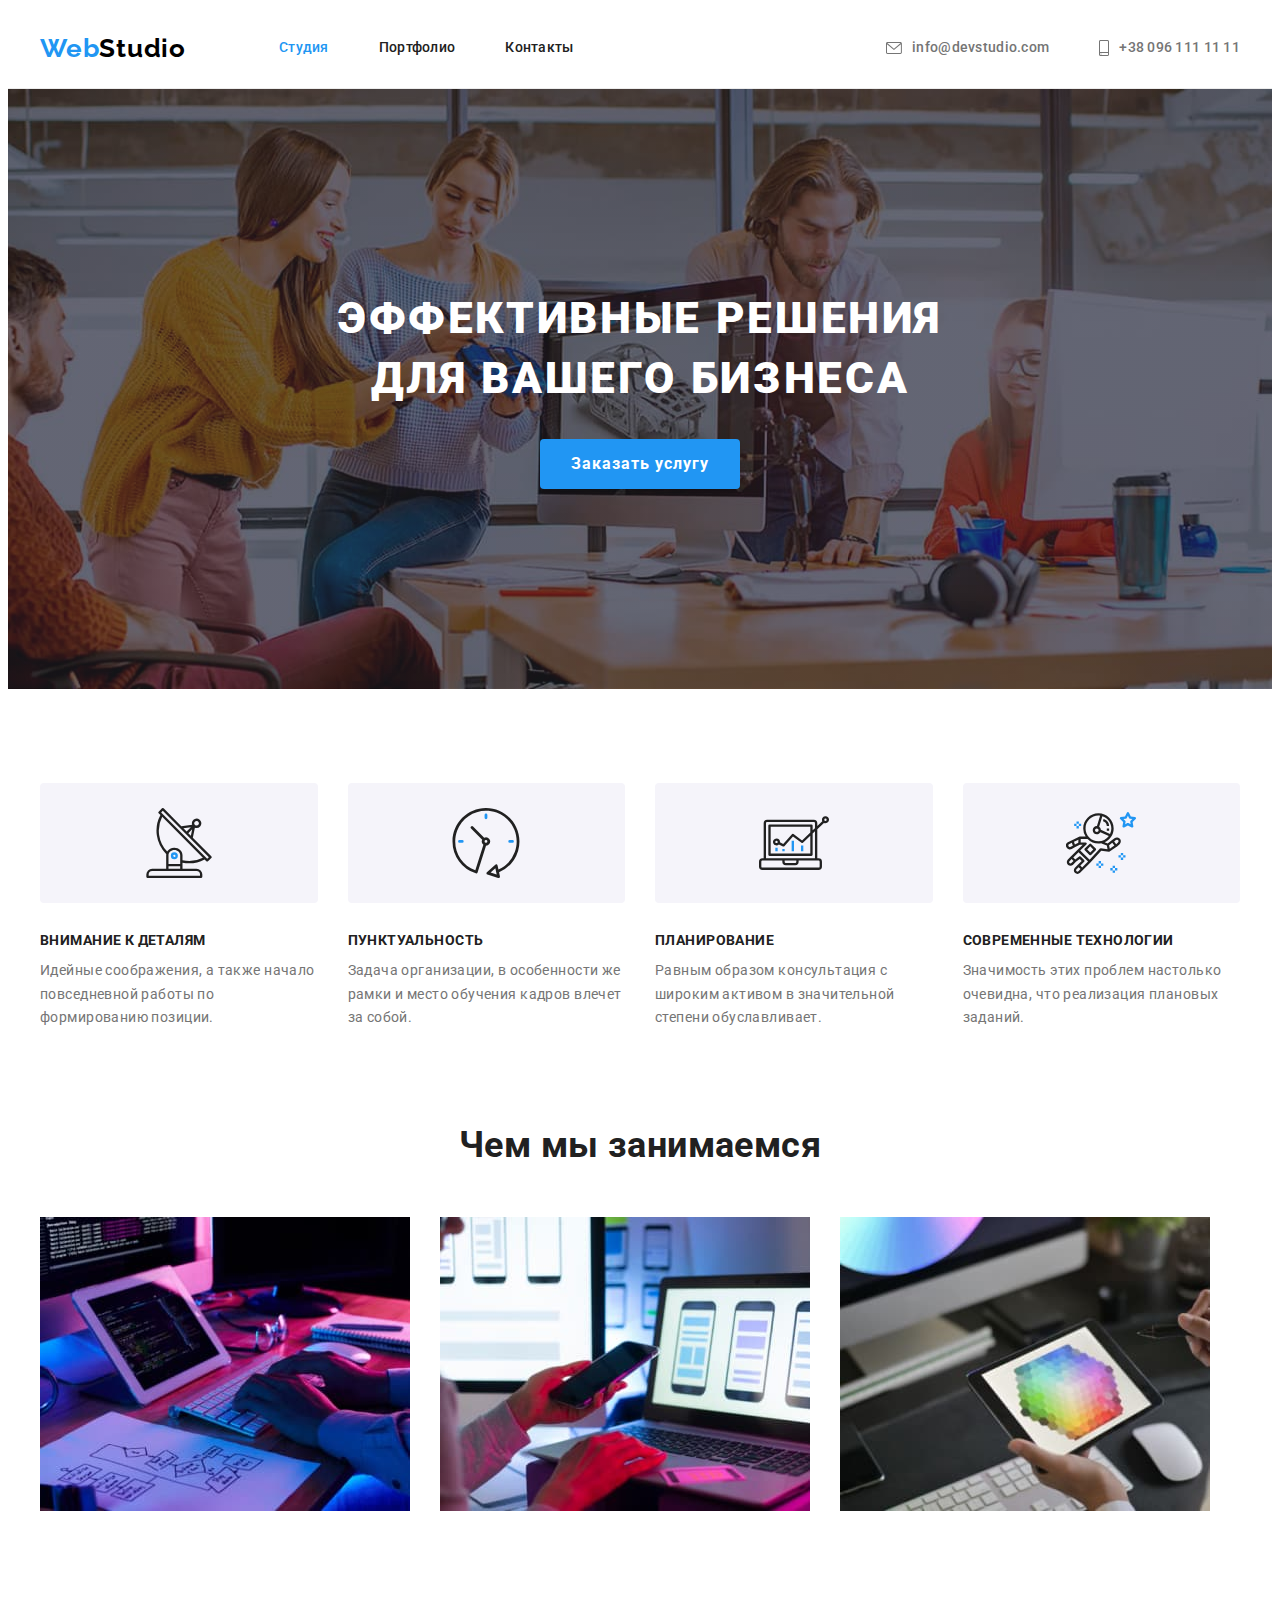
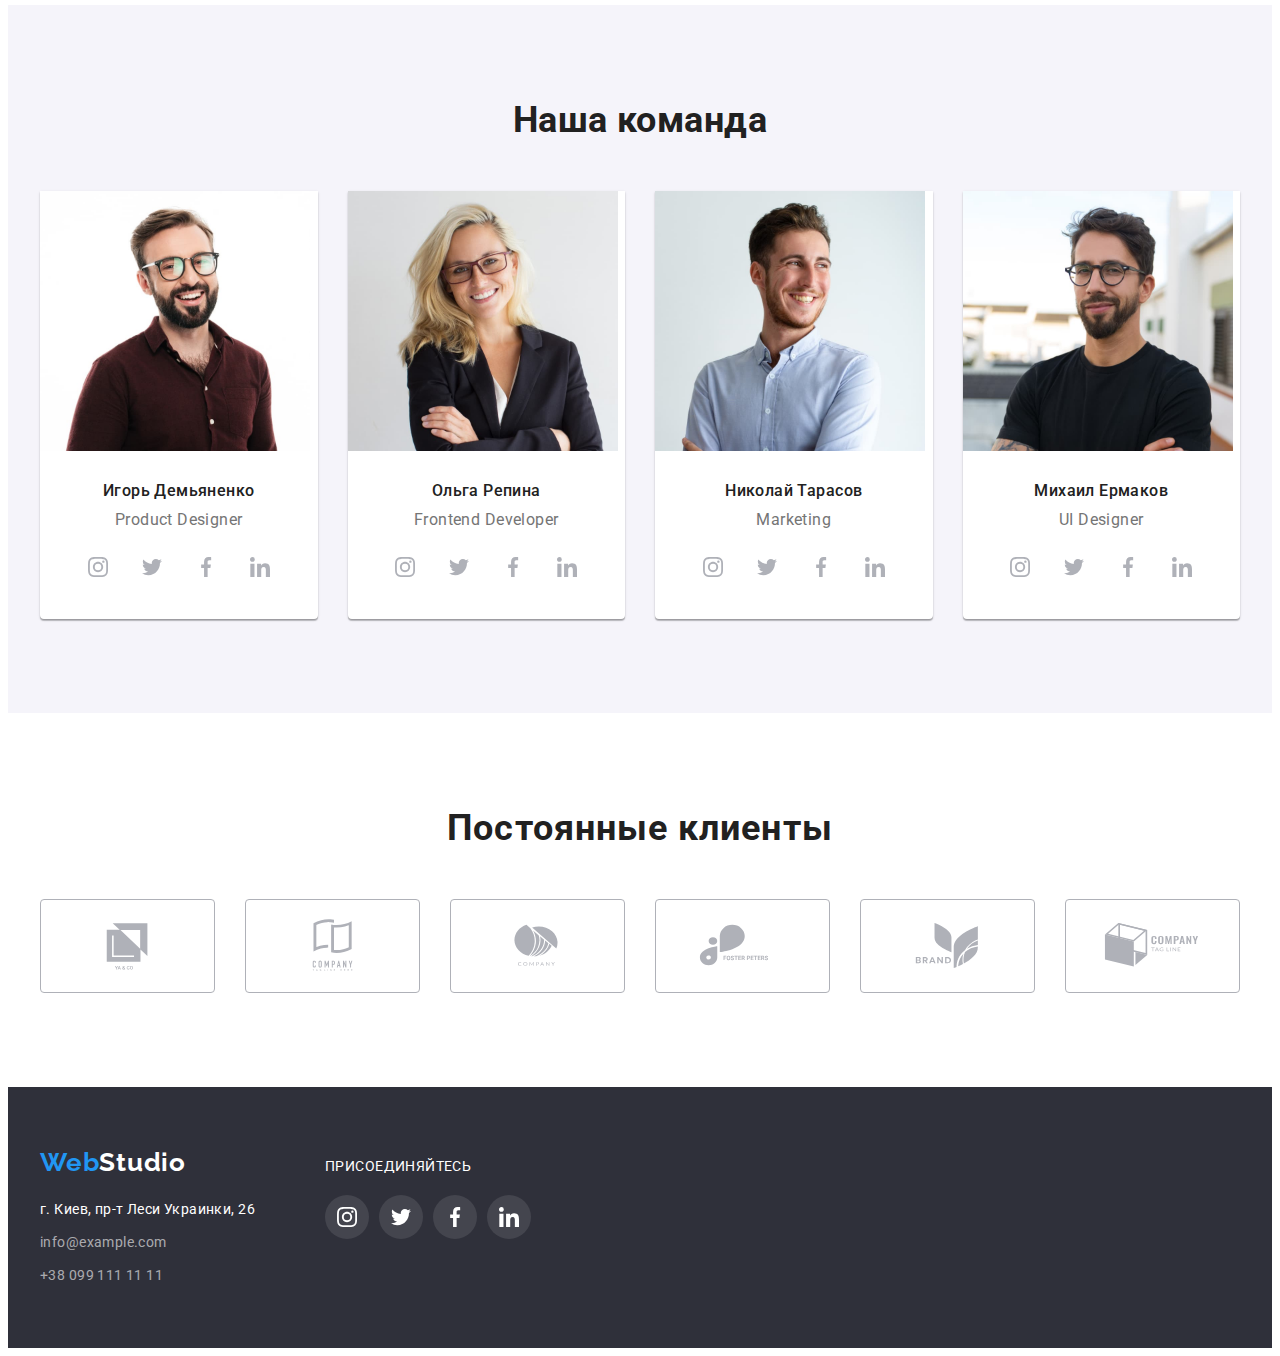
<file: index.html>
<!DOCTYPE html>
<html lang="ru">
  <head>
    <meta charset="UTF-8" />
    <meta http-equiv="X-UA-Compatible" content="IE=edge" />
    <meta name="viewport" content="width=device-width, initial-scale=1.0" />
    <link rel="preconnect" href="https://fonts.googleapis.com" />
    <link rel="preconnect" href="https://fonts.gstatic.com" crossorigin />
    <link
      href="https://fonts.googleapis.com/css2?family=Raleway:wght@700&family=Roboto:wght@400;500;700;900&display=swap"
      rel="stylesheet"
    />
    <title>Студия</title>
    <link
      rel="stylesheet"
      href="https://cdnjs.cloudflare.com/ajax/libs/modern-normalize/1.1.0/modern-normalize.min.css"
      integrity="sha512-wpPYUAdjBVSE4KJnH1VR1HeZfpl1ub8YT/NKx4PuQ5NmX2tKuGu6U/JRp5y+Y8XG2tV+wKQpNHVUX03MfMFn9Q=="
      crossorigin="anonymous"
      referrerpolicy="no-referrer"
    />
    <link rel="stylesheet" href="./css/styles.css" />
  </head>
  <body>
    <!-- Шапка сайта -->
    <header class="header">
      <div class="container">
        <a class="header-logo link" lang="en" href="./index.html"
          >Web<span class="logo-top">Studio</span></a
        >
        <nav class="header-nav">
          <ul class="header-list list">
            <li class="header-item">
              <a class="header-link link current" href="./index.html">Студия</a>
            </li>
            <li class="header-item">
              <a class="header-link link" href="./portfolio.html">Портфолио</a>
            </li>
            <li class="header-item">
              <a class="header-link link" href="./contacts.html">Контакты</a>
            </li>
          </ul>
        </nav>
        <ul class="header-contacts list">
          <li class="header-item">
            <a class="header-link link" href="mailto:info@devstudio.com"
              ><svg class="header-link-icon" width="16" height="12">
                <use href="./images/icons.svg#icon-envelope"></use></svg
              >info@devstudio.com</a
            >
          </li>
          <li class="header-item">
            <a class="header-link link" href="tel:+380961111111"
              ><svg class="header-link-icon" width="10" height="16">
                <use href="./images/icons.svg#icon-smartphone"></use></svg
              >+38 096 111 11 11</a
            >
          </li>
        </ul>
      </div>
    </header>
    <!-- Уникальный контент страницы -->
    <main>
      <!-- Герой -->
      <section class="hero">
        <div class="container">
          <h1 class="hero-title">Эффективные решения для вашего бизнеса</h1>
          <button class="hero-button btn" type="button">Заказать услугу</button>
        </div>
      </section>
      <!-- Преимущества компании -->
      <section class="advantages section">
        <div class="container">
          <h2 class="visually-hidden">Наши преимущества</h2>
          <ul class="advantages-list list">
            <li class="advantages-item">
              <div class="advantages-item-top">
                <svg class="advantages-item-top-icon" width="70" height="70">
                  <use href="./images/icons.svg#icon-antenna"></use>
                </svg>
              </div>
              <h3 class="advantages-item-title">Внимание к деталям</h3>
              <p class="advantages-item-text">
                Идейные соображения, а также начало повседневной работы по формированию позиции.
              </p>
            </li>
            <li class="advantages-item">
              <div class="advantages-item-top">
                <svg class="advantages-item-top-icon" width="70" height="70">
                  <use href="./images/icons.svg#icon-clock"></use>
                </svg>
              </div>
              <h3 class="advantages-item-title">Пунктуальность</h3>
              <p class="advantages-item-text">
                Задача организации, в особенности же рамки и место обучения кадров влечет за собой.
              </p>
            </li>
            <li class="advantages-item">
              <div class="advantages-item-top">
                <svg class="advantages-item-top-icon" width="70" height="70">
                  <use href="./images/icons.svg#icon-diagram"></use>
                </svg>
              </div>
              <h3 class="advantages-item-title">Планирование</h3>
              <p class="advantages-item-text">
                Равным образом консультация с широким активом в значительной степени обуславливает.
              </p>
            </li>
            <li class="advantages-item">
              <div class="advantages-item-top">
                <svg class="advantages-item-top-icon" width="70" height="70">
                  <use href="./images/icons.svg#icon-astronaut"></use>
                </svg>
              </div>
              <h3 class="advantages-item-title">Современные технологии</h3>
              <p class="advantages-item-text">
                Значимость этих проблем настолько очевидна, что реализация плановых заданий.
              </p>
            </li>
          </ul>
        </div>
      </section>
      <!-- Услуги компании -->
      <section class="activity section">
        <div class="container">
          <h2 class="activity-title">Чем мы занимаемся</h2>
          <ul class="activity-list list">
            <li class="activity-item">
              <img
                class="activity-item-image img"
                src="./images/image-1.jpg"
                alt="Написание сайтов"
                width="370"
                height="294"
              />
            </li>
            <li class="activity-item">
              <img
                class="activity-item-image img"
                src="./images/image-2.jpg"
                alt="Создание веб-приложений"
                width="370"
                height="294"
              />
            </li>
            <li class="activity-item">
              <img
                class="activity-item-image img"
                src="./images/image-3.jpg"
                alt="Дизайн"
                width="370"
                height="294"
              />
            </li>
          </ul>
        </div>
      </section>
      <!-- Сотрудники компании -->
      <section class="command section">
        <div class="container">
          <h2 class="command-title">Наша команда</h2>
          <ul class="command-list list">
            <li class="command-item">
              <img
                class="command-item-image img"
                src="./images/image-4.jpg"
                alt="Игорь Демьяненко"
                width="270"
                height="260"
              />
              <div class="command-card-content">
                <h3 class="command-item-title">Игорь Демьяненко</h3>
                <p class="command-item-text" lang="en">Product Designer</p>
                <ul class="command-social-list list">
                  <li class="command-social-item">
                    <a class="command-social-link link" href="">
                      <svg class="command-social-link-icon" width="20" height="20">
                        <use href="./images/icons.svg#icon-instagram"></use>
                      </svg>
                    </a>
                  </li>
                  <li class="command-social-item">
                    <a class="command-social-link link" href="">
                      <svg class="command-social-link-icon" width="20" height="20">
                        <use href="./images/icons.svg#icon-twitter"></use>
                      </svg>
                    </a>
                  </li>
                  <li class="command-social-item">
                    <a class="command-social-link link" href="">
                      <svg class="command-social-link-icon" width="20" height="20">
                        <use href="./images/icons.svg#icon-facebook"></use>
                      </svg>
                    </a>
                  </li>
                  <li class="command-social-item">
                    <a class="command-social-link link" href="">
                      <svg class="command-social-link-icon" width="20" height="20">
                        <use href="./images/icons.svg#icon-linkedin"></use>
                      </svg>
                    </a>
                  </li>
                </ul>
              </div>
            </li>
            <li class="command-item">
              <img
                class="command-item-image img"
                lang="en"
                src="./images/image-5.jpg"
                alt="Frontend Developer"
                width="270"
                height="260"
              />
              <div class="command-card-content">
                <h3 class="command-item-title">Ольга Репина</h3>
                <p class="command-item-text" lang="en">Frontend Developer</p>
                <ul class="command-social-list list">
                  <li class="command-social-item">
                    <a class="command-social-link link" href="">
                      <svg class="command-social-link-icon" width="20" height="20">
                        <use href="./images/icons.svg#icon-instagram"></use>
                      </svg>
                    </a>
                  </li>
                  <li class="command-social-item">
                    <a class="command-social-link link" href="">
                      <svg class="command-social-link-icon" width="20" height="20">
                        <use href="./images/icons.svg#icon-twitter"></use>
                      </svg>
                    </a>
                  </li>
                  <li class="command-social-item">
                    <a class="command-social-link link" href="">
                      <svg class="command-social-link-icon" width="20" height="20">
                        <use href="./images/icons.svg#icon-facebook"></use>
                      </svg>
                    </a>
                  </li>
                  <li class="command-social-item">
                    <a class="command-social-link link" href="">
                      <svg class="command-social-link-icon" width="20" height="20">
                        <use href="./images/icons.svg#icon-linkedin"></use>
                      </svg>
                    </a>
                  </li>
                </ul>
              </div>
            </li>
            <li class="command-item">
              <img
                class="command-item-image img"
                lang="en"
                src="./images/image-6.jpg"
                alt="Marketing"
                width="270"
                height="260"
              />
              <div class="command-card-content">
                <h3 class="command-item-title">Николай Тарасов</h3>
                <p class="command-item-text" lang="en">Marketing</p>
                <ul class="command-social-list list">
                  <li class="command-social-item">
                    <a class="command-social-link link" href="">
                      <svg class="command-social-link-icon" width="20" height="20">
                        <use href="./images/icons.svg#icon-instagram"></use>
                      </svg>
                    </a>
                  </li>
                  <li class="command-social-item">
                    <a class="command-social-link link" href="">
                      <svg class="command-social-link-icon" width="20" height="20">
                        <use href="./images/icons.svg#icon-twitter"></use>
                      </svg>
                    </a>
                  </li>
                  <li class="command-social-item">
                    <a class="command-social-link link" href="">
                      <svg class="command-social-link-icon" width="20" height="20">
                        <use href="./images/icons.svg#icon-facebook"></use>
                      </svg>
                    </a>
                  </li>
                  <li class="command-social-item">
                    <a class="command-social-link link" href="">
                      <svg class="command-social-link-icon" width="20" height="20">
                        <use href="./images/icons.svg#icon-linkedin"></use>
                      </svg>
                    </a>
                  </li>
                </ul>
              </div>
            </li>
            <li class="command-item">
              <img
                class="command-item-image img"
                lang="en"
                src="./images/image-7.jpg"
                alt="UI Designer"
                width="270"
                height="260"
              />
              <div class="command-card-content">
                <h3 class="command-item-title">Михаил Ермаков</h3>
                <p class="command-item-text" lang="en">UI Designer</p>
                <ul class="command-social-list list">
                  <li class="command-social-item">
                    <a class="command-social-link link" href="">
                      <svg class="command-social-link-icon" width="20" height="20">
                        <use href="./images/icons.svg#icon-instagram"></use>
                      </svg>
                    </a>
                  </li>
                  <li class="command-social-item">
                    <a class="command-social-link link" href="">
                      <svg class="command-social-link-icon" width="20" height="20">
                        <use href="./images/icons.svg#icon-twitter"></use>
                      </svg>
                    </a>
                  </li>
                  <li class="command-social-item">
                    <a class="command-social-link link" href="">
                      <svg class="command-social-link-icon" width="20" height="20">
                        <use href="./images/icons.svg#icon-facebook"></use>
                      </svg>
                    </a>
                  </li>
                  <li class="command-social-item">
                    <a class="command-social-link link" href="">
                      <svg class="command-social-link-icon" width="20" height="20">
                        <use href="./images/icons.svg#icon-linkedin"></use>
                      </svg>
                    </a>
                  </li>
                </ul>
              </div>
            </li>
          </ul>
        </div>
      </section>
      <section class="clients section">
        <div class="container">
          <h2 class="clients-title">Постоянные клиенты</h2>
          <ul class="clients-list list">
            <li class="clients-item">
              <a class="clients-link link" href="">
                <svg class="clients-link-icon" width="106" height="60">
                  <use href="./images/icons.svg#icon-logo-1"></use></svg
              ></a>
            </li>
            <li class="clients-item">
              <a class="clients-link link" href=""
                ><svg class="clients-link-icon" width="106" height="60">
                  <use href="./images/icons.svg#icon-logo-2"></use></svg
              ></a>
            </li>
            <li class="clients-item">
              <a class="clients-link link" href=""
                ><svg class="clients-link-icon" width="106" height="60">
                  <use href="./images/icons.svg#icon-logo-3"></use></svg
              ></a>
            </li>
            <li class="clients-item">
              <a class="clients-link link" href=""
                ><svg class="clients-link-icon" width="106" height="60">
                  <use href="./images/icons.svg#icon-logo-4"></use></svg
              ></a>
            </li>
            <li class="clients-item">
              <a class="clients-link link" href=""
                ><svg class="clients-link-icon" width="106" height="60">
                  <use href="./images/icons.svg#icon-logo-5"></use></svg
              ></a>
            </li>
            <li class="clients-item">
              <a class="clients-link link" href=""
                ><svg class="clients-link-icon" width="106" height="60">
                  <use href="./images/icons.svg#icon-logo-6"></use></svg
              ></a>
            </li>
          </ul>
        </div>
      </section>
    </main>
    <!-- Футер -->
    <footer class="footer">
      <div class="container">
        <div class="footer-contacts">
          <a class="footer-contacts-logo link" lang="en" href="./index.html"
            >Web<span class="logo-bottom">Studio</span></a
          >
          <address class="footer-contacts-address">
            <p class="footer-contacts-text">г. Киев, пр-т Леси Украинки, 26</p>
            <ul class="footer-contacts-list list">
              <li class="footer-contacts-item">
                <a class="footer-contacts-link link" href="mailto:info@example.com"
                  >info@example.com</a
                >
              </li>
              <li class="footer-contacts-item">
                <a class="footer-contacts-link link" href="tel:+380991111111">+38 099 111 11 11</a>
              </li>
            </ul>
          </address>
        </div>
        <div class="footer-social">
          <p class="footer-social-appeal">Присоединяйтесь</p>
          <ul class="footer-social-list list">
            <li class="footer-social-item">
              <a class="footer-social-link link" href="">
                <svg class="footer-social-link-icon" width="20" height="20">
                  <use href="./images/icons.svg#icon-instagram"></use>
                </svg>
              </a>
            </li>
            <li class="footer-social-item">
              <a class="footer-social-link link" href="">
                <svg class="footer-social-link-icon" width="20" height="20">
                  <use href="./images/icons.svg#icon-twitter"></use>
                </svg>
              </a>
            </li>
            <li class="footer-social-item">
              <a class="footer-social-link link" href="">
                <svg class="footer-social-link-icon" width="20" height="20">
                  <use href="./images/icons.svg#icon-facebook"></use>
                </svg>
              </a>
            </li>
            <li class="footer-soc-item">
              <a class="footer-social-link link" href="">
                <svg class="footer-social-link-icon" width="20" height="20">
                  <use href="./images/icons.svg#icon-linkedin"></use>
                </svg>
              </a>
            </li>
          </ul>
        </div>
      </div>
    </footer>
  </body>
</html>
</file>
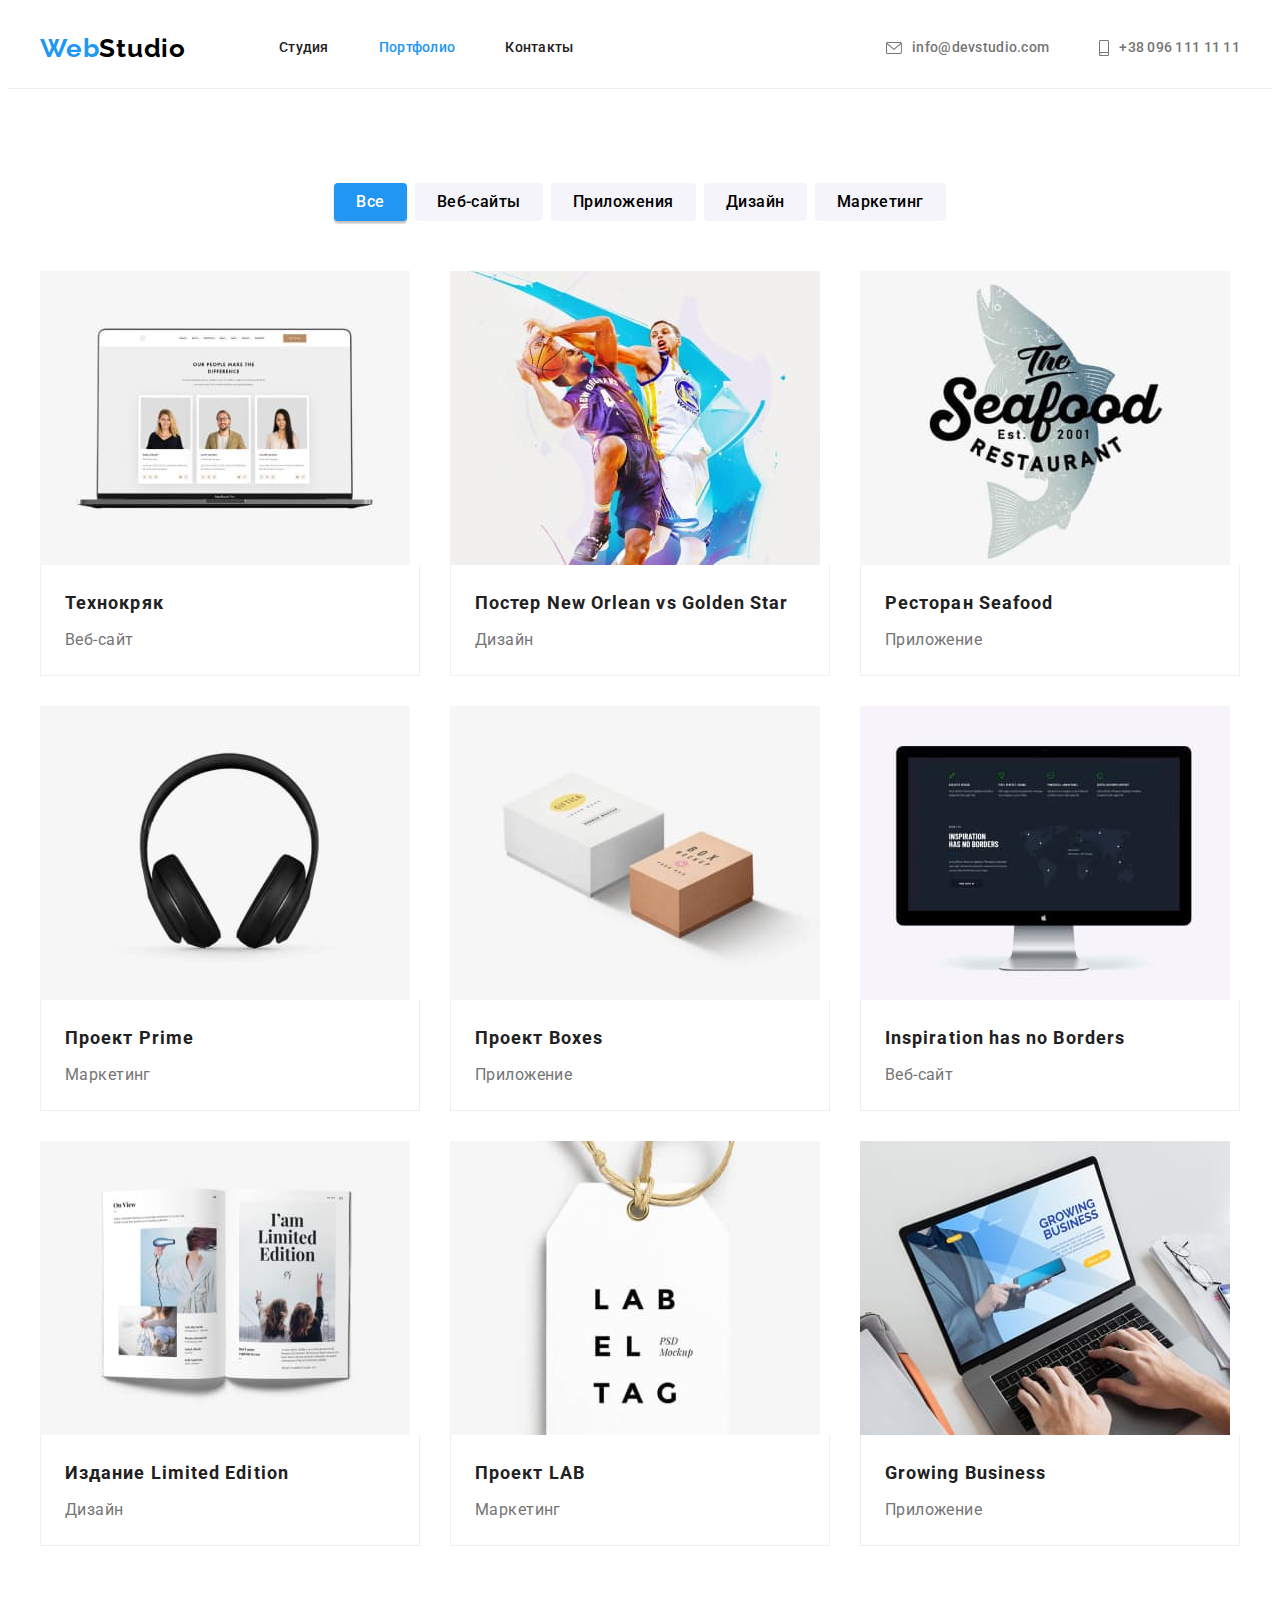
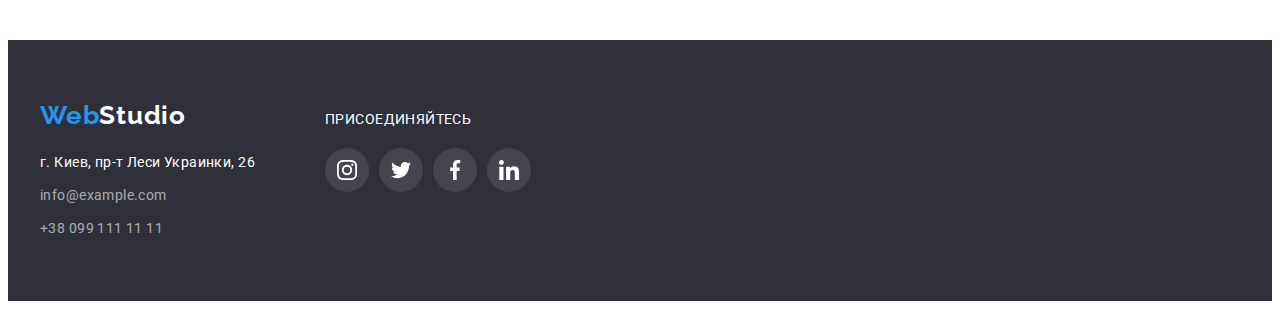
<file: portfolio.html>
<!DOCTYPE html>
<html lang="ru">
  <head>
    <meta charset="UTF-8" />
    <meta http-equiv="X-UA-Compatible" content="IE=edge" />
    <meta name="viewport" content="width=device-width, initial-scale=1.0" />
    <link rel="preconnect" href="https://fonts.googleapis.com" />
    <link rel="preconnect" href="https://fonts.gstatic.com" crossorigin />
    <link
      href="https://fonts.googleapis.com/css2?family=Raleway:wght@700&family=Roboto:wght@400;500;700;900&display=swap"
      rel="stylesheet"
    />
    <title>Портфолио</title>
    <link
      rel="stylesheet"
      href="https://cdnjs.cloudflare.com/ajax/libs/modern-normalize/1.1.0/modern-normalize.min.css"
      integrity="sha512-wpPYUAdjBVSE4KJnH1VR1HeZfpl1ub8YT/NKx4PuQ5NmX2tKuGu6U/JRp5y+Y8XG2tV+wKQpNHVUX03MfMFn9Q=="
      crossorigin="anonymous"
      referrerpolicy="no-referrer"
    />
    <link rel="stylesheet" href="./css/styles.css" />
  </head>
  <body>
    <!-- Шапка сайта -->
    <header class="header">
      <div class="container">
        <a class="header-logo link" lang="en" href="./index.html"
          >Web<span class="logo-top">Studio</span></a
        >
        <nav class="header-nav">
          <ul class="header-list list">
            <li class="header-item">
              <a class="header-link link" href="./index.html">Студия</a>
            </li>
            <li class="header-item">
              <a class="header-link link current" href="./portfolio.html">Портфолио</a>
            </li>
            <li class="header-item">
              <a class="header-link link" href="./contacts.html">Контакты</a>
            </li>
          </ul>
        </nav>
        <ul class="header-contacts list">
          <li class="header-item">
            <a class="header-link link" href="mailto:info@devstudio.com"
              ><svg class="header-link-icon" width="16" height="12">
                <use href="./images/icons.svg#icon-envelope"></use></svg
              >info@devstudio.com</a
            >
          </li>
          <li class="header-item">
            <a class="header-link link" href="tel:+380961111111"
              ><svg class="header-link-icon" width="10" height="16">
                <use href="./images/icons.svg#icon-smartphone"></use></svg
              >+38 096 111 11 11</a
            >
          </li>
        </ul>
      </div>
    </header>
    <!-- Уникальный контент страницы -->
    <main>
      <!-- Примеры работ -->
      <section class="examples section">
        <div class="container">
          <h1 class="visually-hidden">Примеры работ</h1>
          <ul class="examples-list list">
            <li class="examples-item">
              <button class="examples-button btn current-btn" type="button">Все</button>
            </li>
            <li class="examples-item">
              <button class="examples-button btn" type="button">Веб-сайты</button>
            </li>
            <li class="examples-item">
              <button class="examples-button btn" type="button">Приложения</button>
            </li>
            <li class="examples-item">
              <button class="examples-button btn" type="button">Дизайн</button>
            </li>
            <li class="examples-item">
              <button class="examples-button btn" type="button">Маркетинг</button>
            </li>
          </ul>
          <ul class="samples-list list">
            <li class="samples-item">
              <a class="samples-link link" href="">
                <img
                  class="samples-item-image img"
                  src="./images/image-8.jpg"
                  alt="Ноутбук"
                  width="370"
                  height="294"
                />
                <div class="samples-card-content">
                  <h2 class="samples-item-title">Технокряк</h2>
                  <p class="samples-item-text">Веб-сайт</p>
                </div>
              </a>
            </li>
            <li class="samples-item">
              <a class="samples-link link" href="">
                <img
                  class="samples-item-image img"
                  src="./images/image-9.jpg"
                  alt="Баскетболисты"
                  width="370"
                  height="294"
                />
                <div class="samples-card-content">
                  <h2 class="samples-item-title">
                    Постер <span lang="en">New Orlean vs Golden Star</span>
                  </h2>
                  <p class="samples-item-text">Дизайн</p>
                </div>
              </a>
            </li>
            <li class="samples-item">
              <a class="samples-link link" href="">
                <img
                  class="samples-item-image img"
                  src="./images/image-10.jpg"
                  alt="Логотип"
                  width="370"
                  height="294"
                />
                <div class="samples-card-content">
                  <h2 class="samples-item-title">Ресторан <span lang="en">Seafood</span></h2>
                  <p class="samples-item-text">Приложение</p>
                </div>
              </a>
            </li>
            <li class="samples-item">
              <a class="samples-link link" href="">
                <img
                  class="samples-item-image img"
                  src="./images/image-11.jpg"
                  alt="Наушники"
                  width="370"
                  height="294"
                />
                <div class="samples-card-content">
                  <h2 class="samples-item-title">Проект <span lang="en">Prime</span></h2>
                  <p class="samples-item-text">Маркетинг</p>
                </div>
              </a>
            </li>
            <li class="samples-item">
              <a class="samples-link link" href="">
                <img
                  class="samples-item-image img"
                  src="./images/image-12.jpg"
                  alt="Коробки"
                  width="370"
                  height="294"
                />
                <div class="samples-card-content">
                  <h2 class="samples-item-title">Проект <span lang="en">Boxes</span></h2>
                  <p class="samples-item-text">Приложение</p>
                </div>
              </a>
            </li>
            <li class="samples-item">
              <a class="samples-link link" href="">
                <img
                  class="samples-item-image img"
                  src="./images/image-13.jpg"
                  alt="Монитор"
                  width="370"
                  height="294"
                />
                <div class="samples-card-content">
                  <h2 class="samples-item-title" lang="en">Inspiration has no Borders</h2>
                  <p class="samples-item-text">Веб-сайт</p>
                </div>
              </a>
            </li>
            <li class="samples-item">
              <a class="samples-link link" href="">
                <img
                  class="samples-item-image img"
                  src="./images/image-14.jpg"
                  alt="Книга"
                  width="370"
                  height="294"
                />
                <div class="samples-card-content">
                  <h2 class="samples-item-title">Издание <span lang="en">Limited Edition</span></h2>
                  <p class="samples-item-text">Дизайн</p>
                </div>
              </a>
            </li>
            <li class="samples-item">
              <a class="samples-link link" href="">
                <img
                  class="samples-item-image img"
                  src="./images/image-15.jpg"
                  alt="Бирка"
                  width="370"
                  height="294"
                />
                <div class="samples-card-content">
                  <h2 class="samples-item-title">Проект <span lang="en">LAB</span></h2>
                  <p class="samples-item-text">Маркетинг</p>
                </div>
              </a>
            </li>
            <li class="samples-item">
              <a class="samples-link link" href="">
                <img
                  class="samples-item-image img"
                  src="./images/image-16.jpg"
                  alt="Ноутбук"
                  width="370"
                  height="294"
                />
                <div class="samples-card-content">
                  <h2 class="samples-item-title" lang="en">Growing Business</h2>
                  <p class="samples-item-text">Приложение</p>
                </div>
              </a>
            </li>
          </ul>
        </div>
      </section>
    </main>
    <!-- Футер -->
    <footer class="footer">
      <div class="container">
        <div class="footer-contacts">
          <a class="footer-contacts-logo link" lang="en" href="./index.html"
            >Web<span class="logo-bottom">Studio</span></a
          >
          <address class="footer-contacts-address">
            <p class="footer-contacts-text">г. Киев, пр-т Леси Украинки, 26</p>
            <ul class="footer-contacts-list list">
              <li class="footer-contacts-item">
                <a class="footer-contacts-link link" href="mailto:info@example.com"
                  >info@example.com</a
                >
              </li>
              <li class="footer-contacts-item">
                <a class="footer-contacts-link link" href="tel:+380991111111">+38 099 111 11 11</a>
              </li>
            </ul>
          </address>
        </div>
        <div class="footer-social">
          <p class="footer-social-appeal">Присоединяйтесь</p>
          <ul class="footer-social-list list">
            <li class="footer-social-item">
              <a class="footer-social-link link" href="">
                <svg class="footer-social-link-icon" width="20" height="20">
                  <use href="./images/icons.svg#icon-instagram"></use>
                </svg>
              </a>
            </li>
            <li class="footer-social-item">
              <a class="footer-social-link link" href="">
                <svg class="footer-social-link-icon" width="20" height="20">
                  <use href="./images/icons.svg#icon-twitter"></use>
                </svg>
              </a>
            </li>
            <li class="footer-social-item">
              <a class="footer-social-link link" href="">
                <svg class="footer-social-link-icon" width="20" height="20">
                  <use href="./images/icons.svg#icon-facebook"></use>
                </svg>
              </a>
            </li>
            <li class="footer-soc-item">
              <a class="footer-social-link link" href="">
                <svg class="footer-social-link-icon" width="20" height="20">
                  <use href="./images/icons.svg#icon-linkedin"></use>
                </svg>
              </a>
            </li>
          </ul>
        </div>
      </div>
    </footer>
  </body>
</html>
</file>
<file: css/styles.css>
:root {
  --text-main-color: #212121;
  --text-secondary-color: #757575;
  --text-light-color: #ffffff;
  --text-light-transparent-color: rgba(255, 255, 255, 0.6);
  --text-dark-color: #000000;
  --text-accent-color: #2196f3;
  --bg-main-color: #ffffff;
  --bg-light-color: #f5f4fa;
  --bg-dark-color: #2f303a;
  --bg-accent-color: #2196f3;
  --bg-accent-btn-color: #188ce8;
  --bg-first-hero-color: rgba(47, 48, 58, 0.4);
  --bg-last-hero-color: #c4c4c4;
  --social-icon-main-color: #afb1b8;
  --social-icon-footer-color: #ffffff;
  --social-icon-bg-footer-color: rgba(255, 255, 255, 0.1);
  --border-header-color: #ececec;
  --border-card-color: #eeeeee;
  --main-gap: 30px;
}
/*--------------GENERAL------------*/
p,
h1,
h2,
h3,
h4,
h5,
h6 {
  margin: 0;
}
ul {
  margin: 0;
  padding-left: 0;
}
body {
  background-color: var(--bg-main-color);
  color: var(--text-main-color);
  font-family: 'Roboto', sans-serif;
  font-size: 14px;
  line-height: 1.71;
  letter-spacing: 0.03em;
}
.container {
  width: 1200px;
  padding-left: 15px;
  padding-right: 15px;
  margin: 0 auto;
}
.section {
  padding-top: 94px;
  padding-bottom: 94px;
}
.img {
  display: block;
  max-width: 100%;
  height: auto;
}
.link {
  color: var(--text-main-color);
  text-decoration: none;
}
.list {
  list-style: none;
}
.visually-hidden {
  position: absolute;
  white-space: nowrap;
  width: 1px;
  height: 1px;
  overflow: hidden;
  border: 0;
  padding: 0;
  clip: rect(0 0 0 0);
  clip-path: inset(50%);
  margin: -1px;
}
.btn {
  font-family: inherit;
  font-size: 16px;
  text-align: center;
  cursor: pointer;
}
/*--------------HEADER------------*/
.header {
  border-bottom: 1px solid var(--border-header-color);
}
.header .container {
  display: flex;
  align-items: center;
}
.header-logo {
  margin-right: 93px;
  padding-top: 24px;
  padding-bottom: 24px;
  display: block;
  color: var(--text-accent-color);
  font-family: 'Raleway', sans-serif;
  font-weight: 700;
  font-size: 26px;
  line-height: 1.19;
  letter-spacing: 0.03em;
}
.logo-top {
  color: var(--text-dark-color);
}
.header-list {
  display: flex;
}
.header-list .header-item:not(:last-child) {
  margin-right: 50px;
}
.header-link {
  display: block;
  padding-top: 32px;
  padding-bottom: 32px;
  font-weight: 500;
  font-size: 14px;
  line-height: 1.14;
  letter-spacing: 0.02em;
}
.current {
  color: var(--text-accent-color);
}
.header-contacts {
  display: flex;
  margin-left: auto;
}
.header-contacts .header-item:first-child {
  margin-right: 50px;
}
.header-contacts .header-link {
  display: flex;
  align-items: center;
  justify-content: center;
  color: var(--text-secondary-color);
}
.header-link-icon {
  fill: currentColor;
  margin-right: 10px;
}
.header-link:hover,
.header-link:focus {
  color: var(--text-accent-color);
}
/*--------------HERO------------*/
.hero {
  max-width: 1600px;
  padding-top: 200px;
  padding-bottom: 200px;
  margin: 0 auto;
  background-color: var(--bg-last-hero-color);
  background-image: linear-gradient(var(--bg-first-hero-color), var(--bg-first-hero-color)),
    url(../images/img-hero.jpg);
  background-repeat: no-repeat;
  background-position: center;
  background-size: cover;
}
.hero-title {
  color: var(--text-light-color);
  font-weight: 900;
  font-size: 44px;
  line-height: 1.36;
  text-align: center;
  letter-spacing: 0.06em;
  text-transform: uppercase;
  margin-bottom: var(--main-gap);
  max-width: 696px;
  margin-left: auto;
  margin-right: auto;
}
.hero-button {
  border: 0;
  background-color: var(--bg-accent-color);
  color: var(--text-light-color);
  font-weight: 700;
  line-height: 1.88;
  letter-spacing: 0.06em;
  display: block;
  height: 50px;
  min-width: 200px;
  margin-left: auto;
  margin-right: auto;
  border-radius: 4px;
  box-shadow: 0px 4px 4px rgba(0, 0, 0, 0.15);
}
.hero-button:hover,
.hero-button:focus {
  background-color: var(--bg-accent-btn-color);
}
/*--------------ADVANTAGES------------*/
.advantages-list {
  display: flex;
  margin-right: calc(-1 * var(--main-gap));
}
.advantages-item {
  flex-basis: calc(100% / 4 - var(--main-gap));
  margin-right: var(--main-gap);
}
.advantages-item-title {
  font-size: 14px;
  line-height: 1.14;
  text-transform: uppercase;
  margin-bottom: 10px;
}
.advantages-item-text {
  color: var(--text-secondary-color);
}
.advantages-item-top {
  display: flex;
  justify-content: center;
  align-items: center;
  height: 120px;
  border-radius: 4px;
  margin-bottom: var(--main-gap);
  background-color: var(--bg-light-color);
}
/*--------------ACTIVITY------------*/
.activity.section {
  padding-top: 0;
}
.activity-title {
  font-size: 36px;
  line-height: 1.17;
  text-align: center;
  margin-bottom: 50px;
}
.activity-list {
  display: flex;
}
.activity-item:not(:last-child) {
  margin-right: var(--main-gap);
}
/*--------------COMMAND------------*/
.command {
  background-color: var(--bg-light-color);
}
.command-title {
  font-size: 36px;
  line-height: 1.17;
  text-align: center;
  margin-bottom: 50px;
}
.command-list {
  display: flex;
  margin-right: calc(-1 * var(--main-gap));
}
.command-item {
  flex-basis: calc(100% / 4 - var(--main-gap));
  margin-right: var(--main-gap);
  background-color: var(--bg-main-color);
  border-radius: 0px 0px 4px 4px;
  box-shadow: 0px 1px 3px rgba(0, 0, 0, 0.12), 0px 1px 1px rgba(0, 0, 0, 0.14),
    0px 2px 1px rgba(0, 0, 0, 0.2);
}
.command-card-content {
  padding: var(--main-gap);
}
.command-item-title {
  font-weight: 500;
  font-size: 16px;
  line-height: 1.19;
  text-align: center;
  margin-bottom: 10px;
}
.command-item-text {
  font-size: 16px;
  line-height: 1.19;
  text-align: center;
  color: var(--text-secondary-color);
  margin-bottom: 16px;
}
.command-social-list {
  display: flex;
  justify-content: center;
}
.command-social-link {
  display: flex;
  justify-content: center;
  align-items: center;
  width: 44px;
  height: 44px;
  border-radius: 50%;
  fill: var(--social-icon-main-color);
}
.command-social-item:not(:last-child) {
  margin-right: 10px;
}
.command-social-link:hover,
.command-social-link:focus {
  fill: var(--bg-main-color);
  background-color: var(--text-accent-color);
}
/*--------------CLIENTS------------*/
.clients-title {
  font-size: 36px;
  line-height: 1.17;
  text-align: center;
  margin-bottom: 50px;
  letter-spacing: 0.03em;
}
.clients-list {
  display: flex;
  justify-content: center;
  margin-right: calc(-1 * var(--main-gap));
}
.clients-item {
  flex-basis: calc(100% / 6 - var(--main-gap));
  margin-right: var(--main-gap);
}
.clients-link {
  height: 92px;
  display: flex;
  justify-content: center;
  align-items: center;
  border: 1px solid var(--social-icon-main-color);
  border-radius: 4px;
  fill: var(--social-icon-main-color);
}
.clients-link:hover,
.clients-link:focus {
  fill: var(--text-accent-color);
  border: 1px solid var(--text-accent-color);
}
/*--------------PORTFOLIO-EXAMPLES------------*/
.examples-list {
  display: flex;
  justify-content: center;
  margin-bottom: 50px;
}
.examples-item:not(:last-child) {
  margin-right: 8px;
}
.examples-button {
  padding: 6px 22px;
  display: block;
  border-radius: 4px;
  border: 0;
  background-color: var(--bg-light-color);
  font-weight: 500;
  line-height: 1.63;
  letter-spacing: 0.03em;
}
.current-btn {
  border: 0;
  background-color: var(--bg-accent-color);
  color: var(--text-light-color);
  box-shadow: 0px 3px 1px rgba(0, 0, 0, 0.1), 0px 1px 2px rgba(0, 0, 0, 0.08),
    0px 2px 2px rgba(0, 0, 0, 0.12);
}
.examples-button:hover,
.examples-button:focus {
  background-color: var(--bg-accent-color);
  color: var(--text-light-color);
  box-shadow: 0px 3px 1px rgba(0, 0, 0, 0.1), 0px 1px 2px rgba(0, 0, 0, 0.08),
    0px 2px 2px rgba(0, 0, 0, 0.12);
}
.samples-list {
  display: flex;
  flex-wrap: wrap;
  margin-right: calc(-1 * var(--main-gap));
  margin-bottom: calc(-1 * var(--main-gap));
}
.samples-item {
  flex-basis: calc(100% / 3 - var(--main-gap));
  margin-right: var(--main-gap);
  margin-bottom: var(--main-gap);
}
.samples-card-content {
  padding: 20px 24px;
  border-right: 1px solid var(--border-card-color);
  border-bottom: 1px solid var(--border-card-color);
  border-left: 1px solid var(--border-card-color);
}
.samples-item-title {
  font-size: 18px;
  line-height: 2;
  letter-spacing: 0.06em;
  margin-bottom: 4px;
}
.samples-item-text {
  font-size: 16px;
  line-height: 1.88;
  color: var(--text-secondary-color);
}
.samples-link {
  display: block;
}
.samples-link:hover,
.samples-link:focus {
  box-shadow: 0px 1px 1px rgba(0, 0, 0, 0.12), 0px 4px 4px rgba(0, 0, 0, 0.06),
    1px 4px 6px rgba(0, 0, 0, 0.16);
}
/*--------------FOOTER------------*/
.footer {
  padding-top: 60px;
  padding-bottom: 60px;
  background-color: var(--bg-dark-color);
}
.footer .container {
  display: flex;
  align-items: baseline;
}
.footer-contacts {
  margin-right: 70px;
}
.footer-contacts-logo {
  display: block;
  color: var(--text-accent-color);
  font-family: 'Raleway', sans-serif;
  font-weight: 700;
  font-size: 26px;
  line-height: 1.19;
  letter-spacing: 0.03em;
  margin-bottom: 20px;
}
.logo-bottom {
  color: var(--text-light-color);
}
.footer-contacts-address {
  font-style: normal;
}
.footer-contacts-text {
  color: var(--text-light-color);
  margin-bottom: 9px;
}
.footer-contacts-item:not(:last-child) {
  margin-bottom: 9px;
}
.footer-contacts-link {
  color: var(--text-light-transparent-color);
}
.footer-contacts-link:hover,
.footer-contacts-link:focus {
  color: var(--text-accent-color);
}
.footer-social {
  display: block;
}
.footer-social-appeal {
  margin-bottom: 20px;
  font-size: 14px;
  line-height: 1.14;
  letter-spacing: 0.03em;
  text-transform: uppercase;
  color: var(--text-light-color);
}
.footer-social-list {
  display: flex;
}
.footer-social-item:not(:last-child) {
  margin-right: 10px;
}
.footer-social-link {
  display: flex;
  justify-content: center;
  align-items: center;
  width: 44px;
  height: 44px;
  border-radius: 50%;
  fill: var(--social-icon-footer-color);
  background-color: var(--social-icon-bg-footer-color);
}
.footer-social-link:hover,
.footer-social-link:focus {
  fill: var(--bg-main-color);
  background-color: var(--bg-accent-color);
}
</file>
